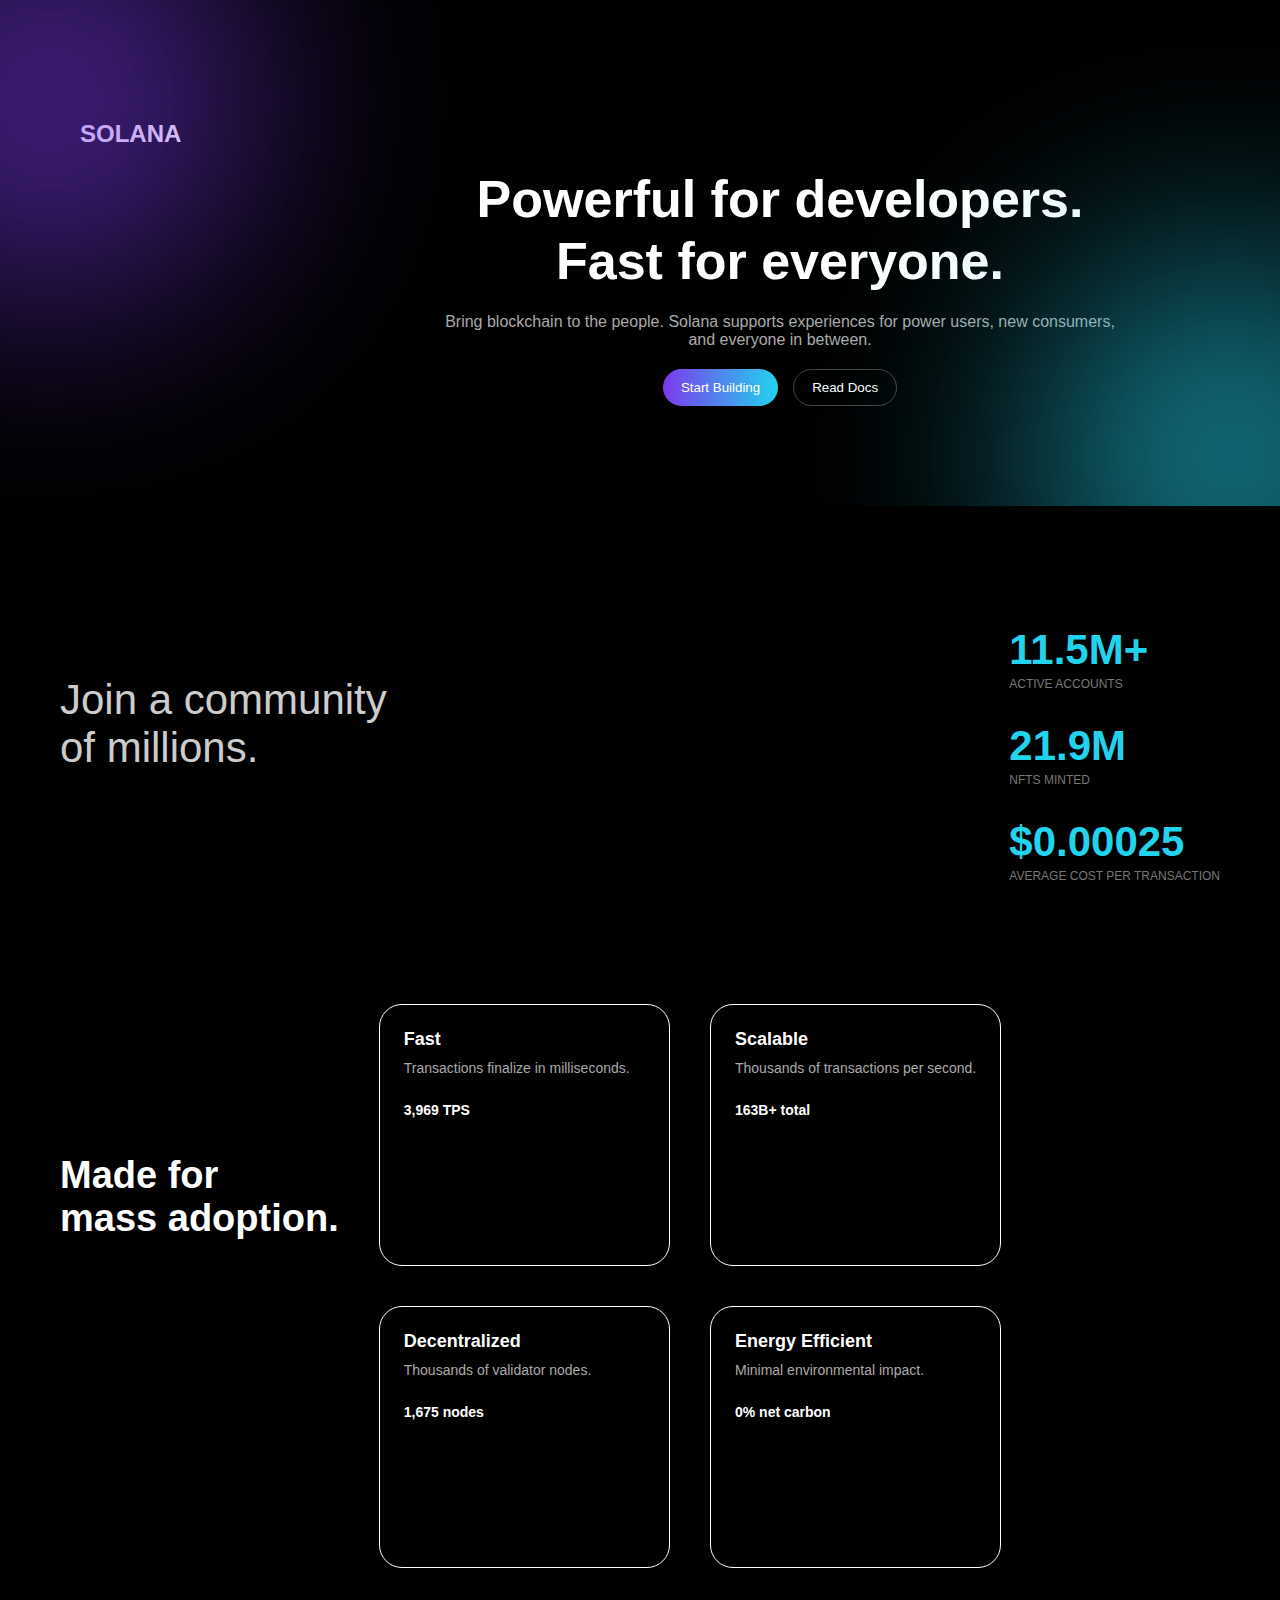
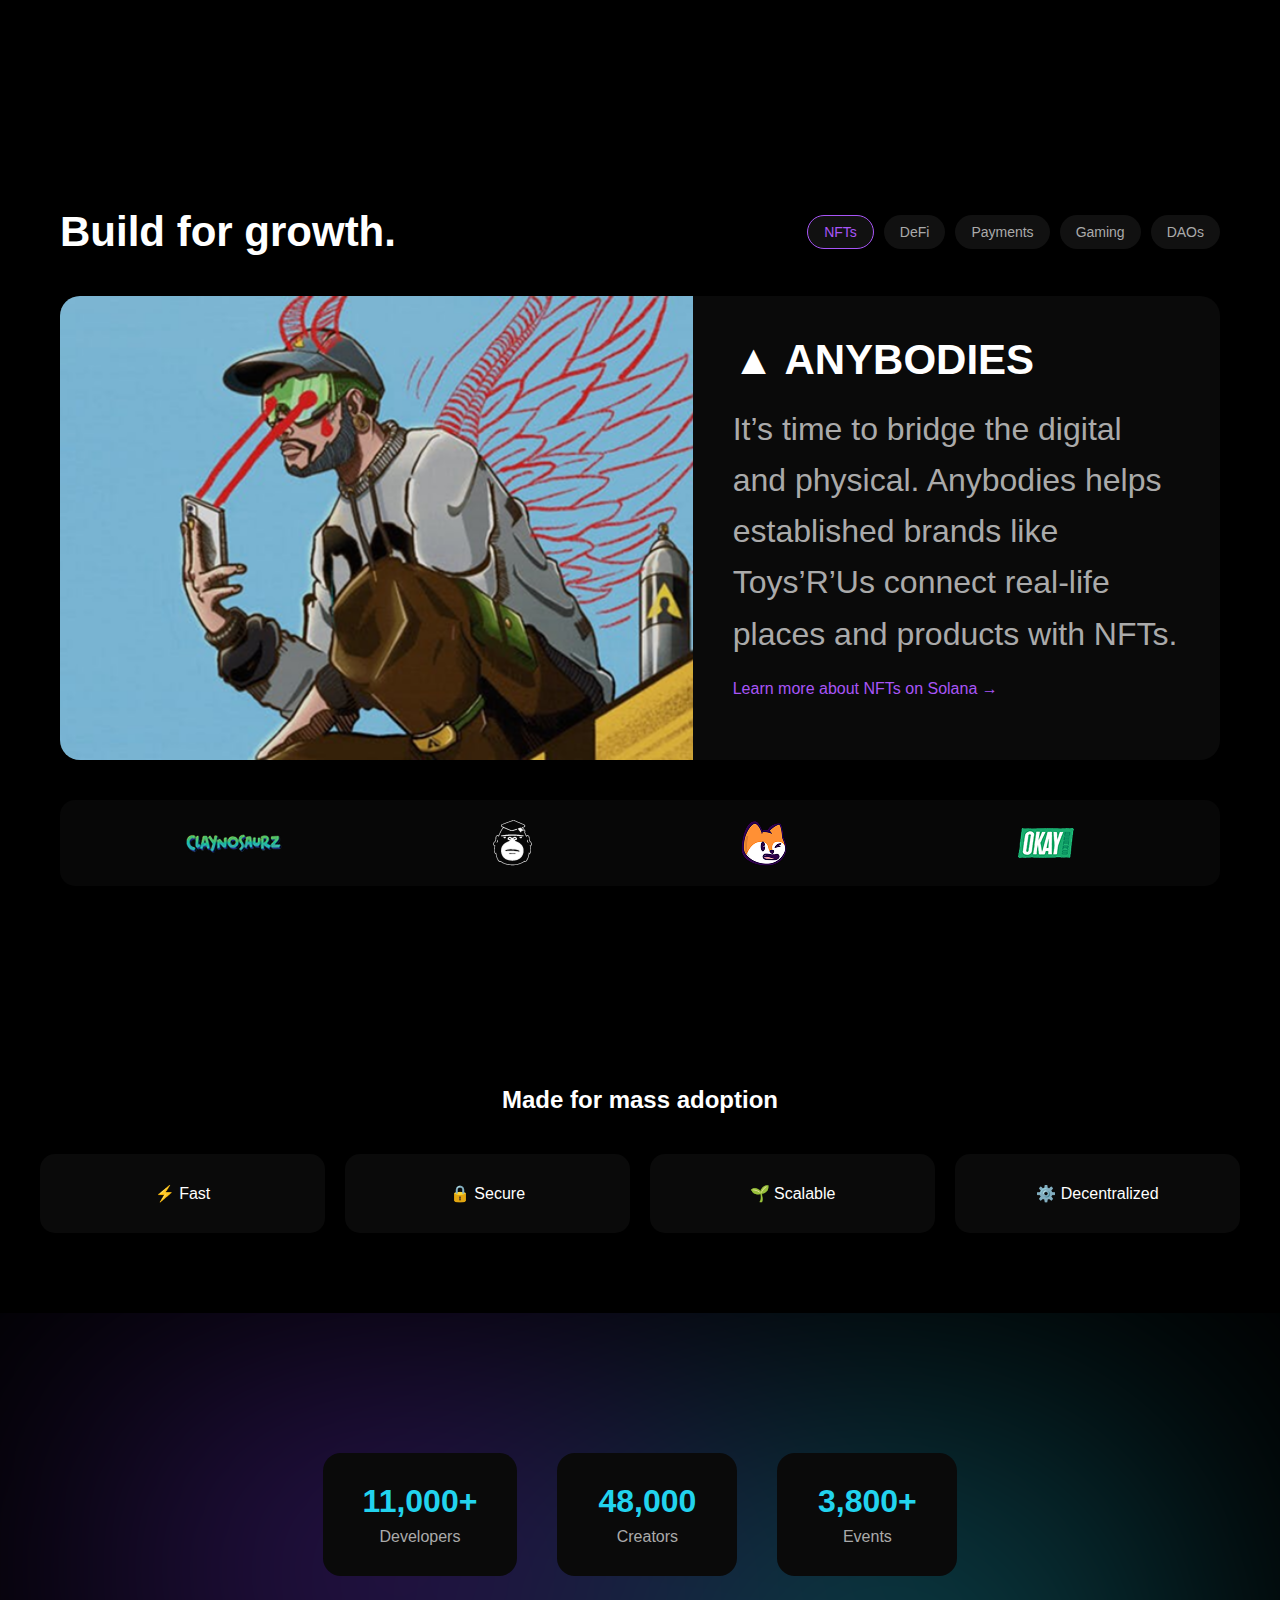
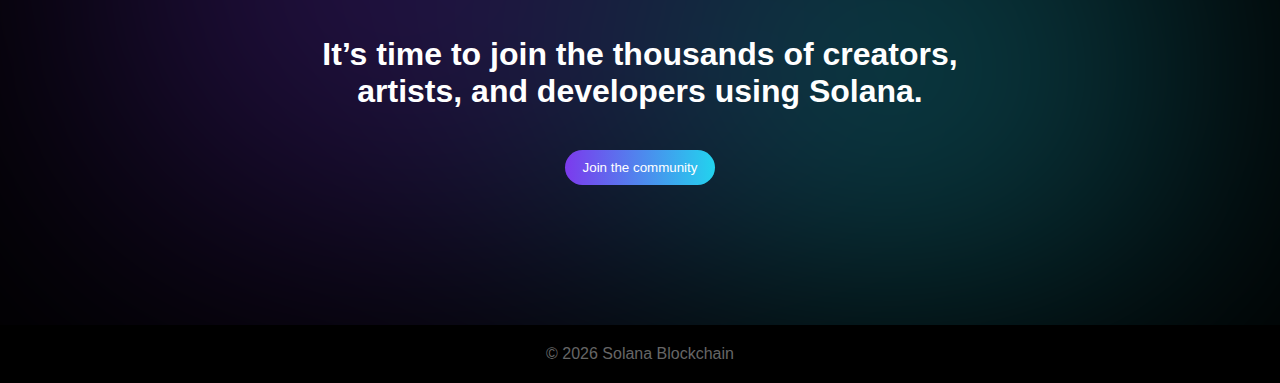
<file: index.html>
<!DOCTYPE html>
<html lang="en">
<head>
  <meta charset="UTF-8" />
  <meta name="viewport" content="width=device-width, initial-scale=1.0"/>
  <title>Solana Landing</title>
  <link rel="stylesheet" href="style.css">
</head>
<body>

<header class="hero">
  <div class="hero-glow left">
    
  </div>
  <div class="hero-glow right"></div>

  <nav class="nav">
    <h2>SOLANA</h2>
    
  </nav>

  <div class="hero-content">
    <h1>Powerful for developers.<br>Fast for everyone.</h1>
    <p>Bring blockchain to the people. Solana supports experiences for power users, new consumers, and everyone in between.</p>
    <div class="hero-buttons">
      <button class="btn primary">Start Building</button>
      <button class="btn outline">Read Docs</button>
    </div>
  </div>
</header>

<section class="adoption">

  <div class="adoption-top">
    <div class="left-text">
      <p>Join a community<br>of millions.</p>
    </div>

    <div class="stats-vertical">
      <div class="stat">
        <h2 class="purple">11.5M+</h2>
        <span>ACTIVE ACCOUNTS</span>
      </div>
      <div class="stat">
        <h2 class="blue">21.9M</h2>
        <span>NFTS MINTED</span>
      </div>
      <div class="stat">
        <h2 class="cyan">$0.00025</h2>
        <span>AVERAGE COST PER TRANSACTION</span>
      </div>
    </div>
  </div>

  <div class="adoption-bottom">
    <h2>Made for<br>mass adoption.</h2>

    <div class="features-grid">
      <div class="feature">
        <h3>Fast</h3>
        <p>Transactions finalize in milliseconds.</p>
        <strong>3,969 TPS</strong>
      </div>

      <div class="feature">
        <h3>Scalable</h3>
        <p>Thousands of transactions per second.</p>
        <strong>163B+ total</strong>
      </div>

      <div class="feature">
        <h3>Decentralized</h3>
        <p>Thousands of validator nodes.</p>
        <strong>1,675 nodes</strong>
      </div>

      <div class="feature">
        <h3>Energy Efficient</h3>
        <p>Minimal environmental impact.</p>
        <strong>0% net carbon</strong>
      </div>
    </div>
  </div>


</section>
<section class="growth">

  <div class="growth-header">
    <h2>Build for growth.</h2>

    <div class="tabs">
      <button class="tab active">NFTs</button>
      <button class="tab">DeFi</button>
      <button class="tab">Payments</button>
      <button class="tab">Gaming</button>
      <button class="tab">DAOs</button>
    </div>
  </div>

  <div class="growth-card">
    <div class="growth-image">
      <img src="./image.png" alt="NFT Art">
    </div>

    <div class="growth-content">
      <h3>
        <span class="logo">▲</span> ANYBODIES
      </h3>
      <p>
        It’s time to bridge the digital and physical.
        Anybodies helps established brands like
        Toys’R’Us connect real-life places and
        products with NFTs.
      </p>
      <a href="#">Learn more about NFTs on Solana →</a>
    </div>
  </div>

  <div class="partners">
    <img src="./assets/icon/image.png" alt="">
    <img src="./assets/icon/image copy.png" alt="">
    <img src="./assets/icon/image copy 2.png" alt="">
    <img src="./assets/icon/image copy 3.png" alt="">
  </div>

</section>


<section class="features">
  <h2>Made for mass adoption</h2>
  <div class="feature-grid">
    <div class="card">⚡ Fast</div>
    <div class="card">🔒 Secure</div>
    <div class="card">🌱 Scalable</div>
    <div class="card">⚙️ Decentralized</div>
  </div>
</section>
<section class="community">

  <div class="community-glow"></div>

  <div class="community-grid">
    <div class="community-card">
      <h3>11,000+</h3>
      <p>Developers</p>
    </div>
    <div class="community-card">
      <h3>48,000</h3>
      <p>Creators</p>
    </div>
    <div class="community-card">
      <h3>3,800+</h3>
      <p>Events</p>
    </div>
  </div>

  <h2>It’s time to join the thousands of creators,<br>
    artists, and developers using Solana.</h2>

  <button class="btn primary">Join the community</button>

</section>


<footer>
  <p>© 2026 Solana Blockchain</p>
</footer>

<script src="app.js"></script>
</body>
</html>
</file>
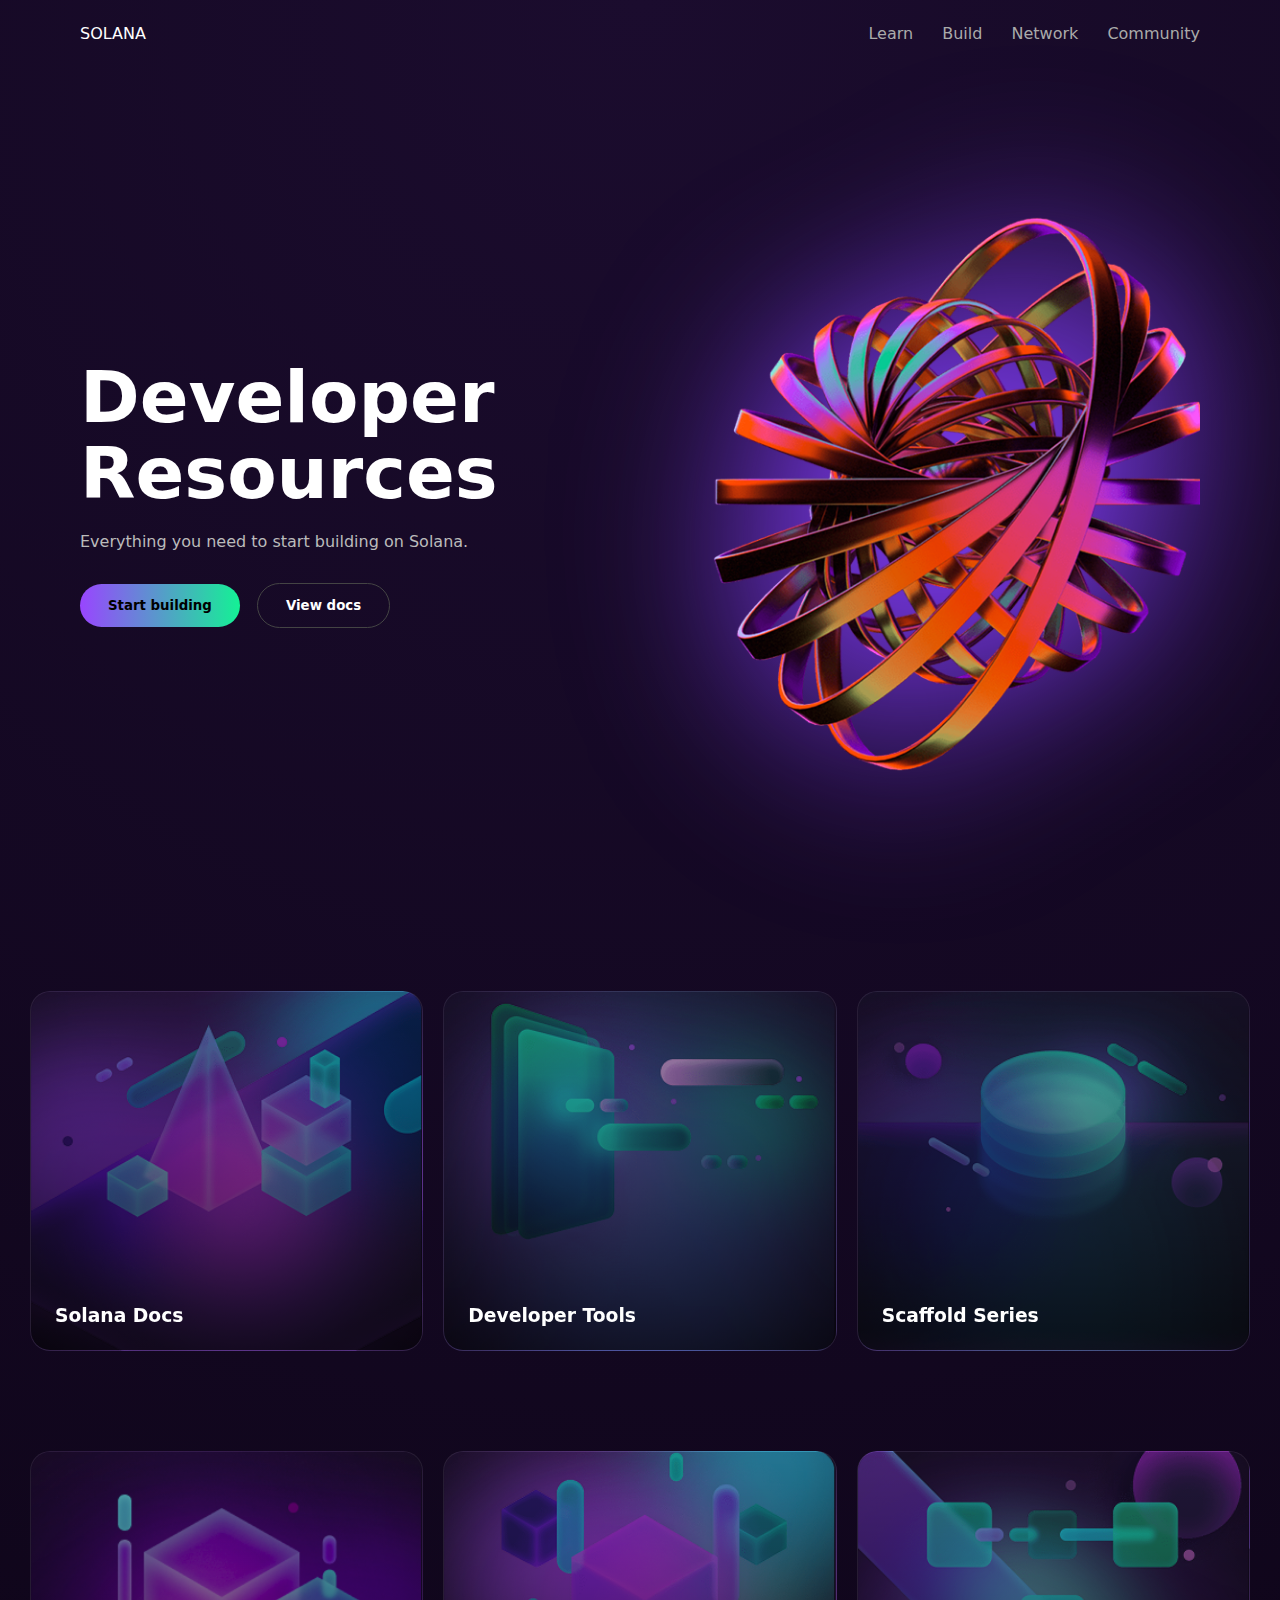
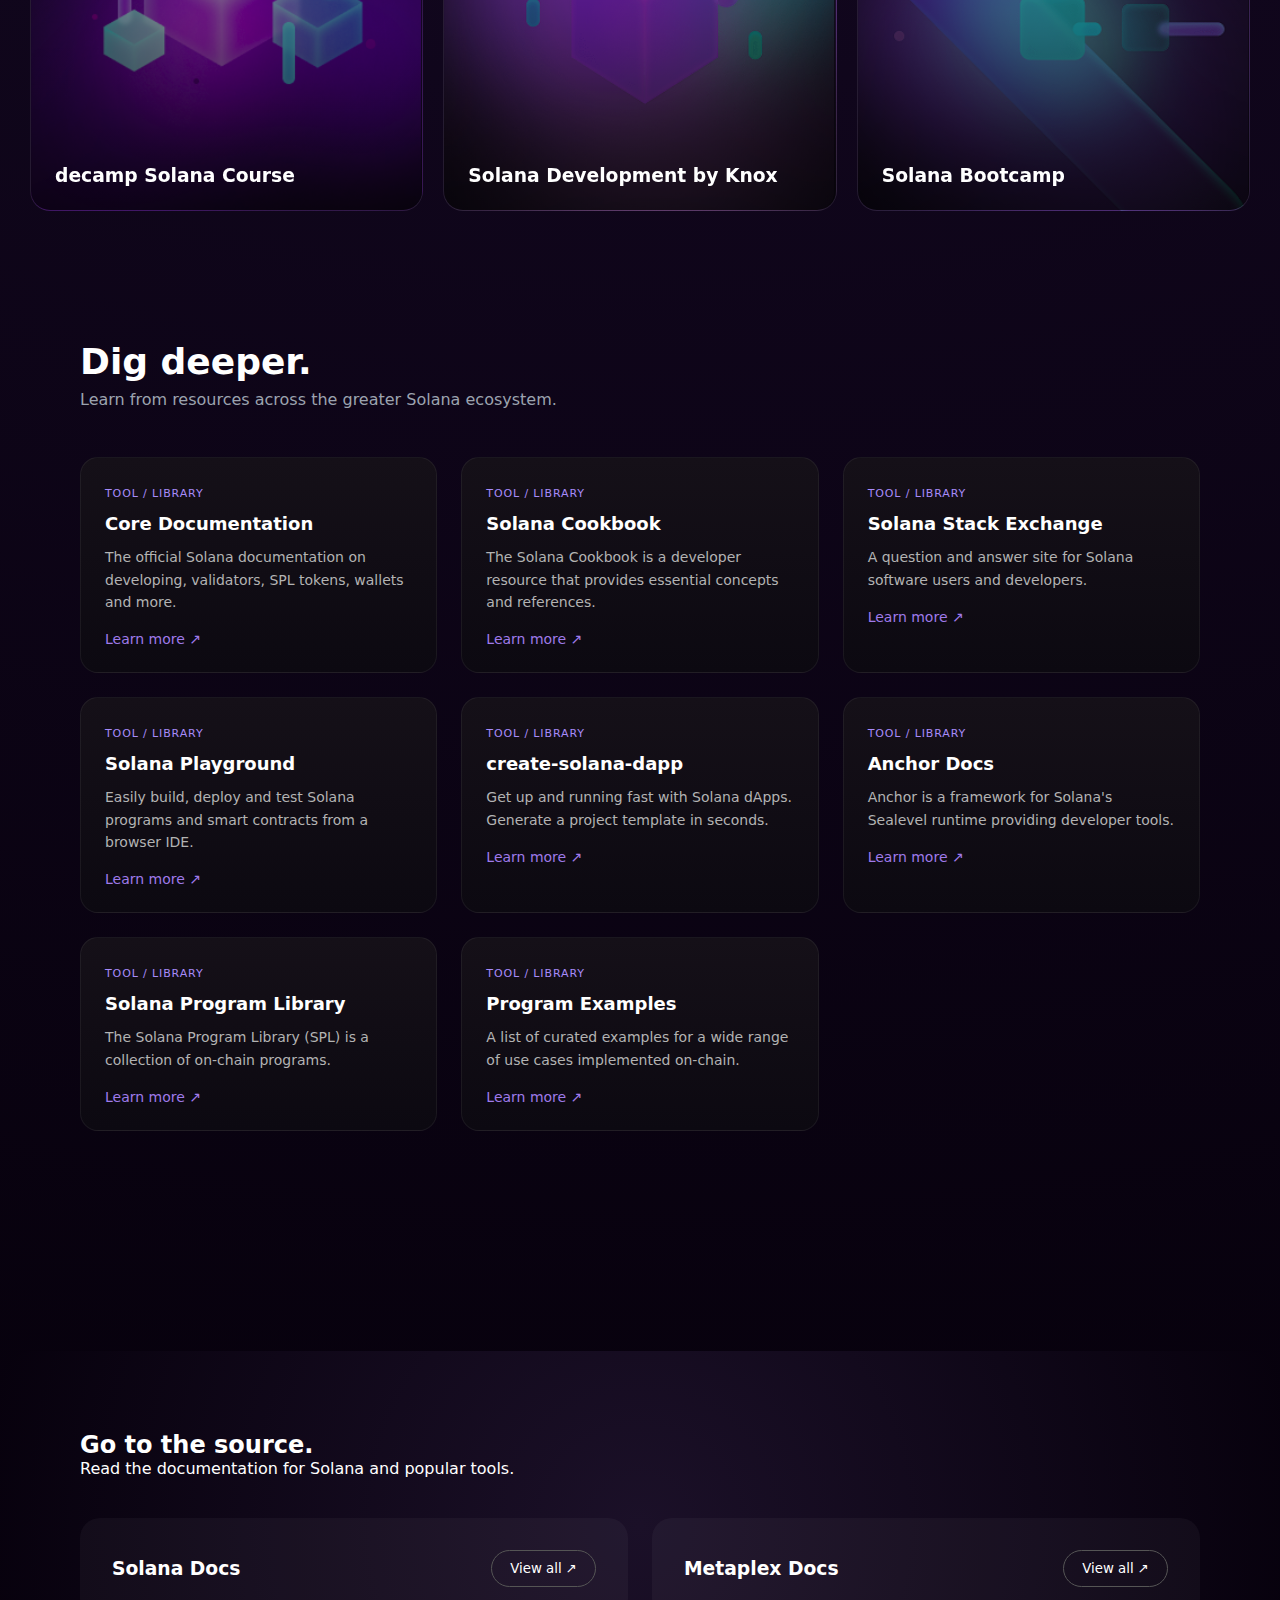
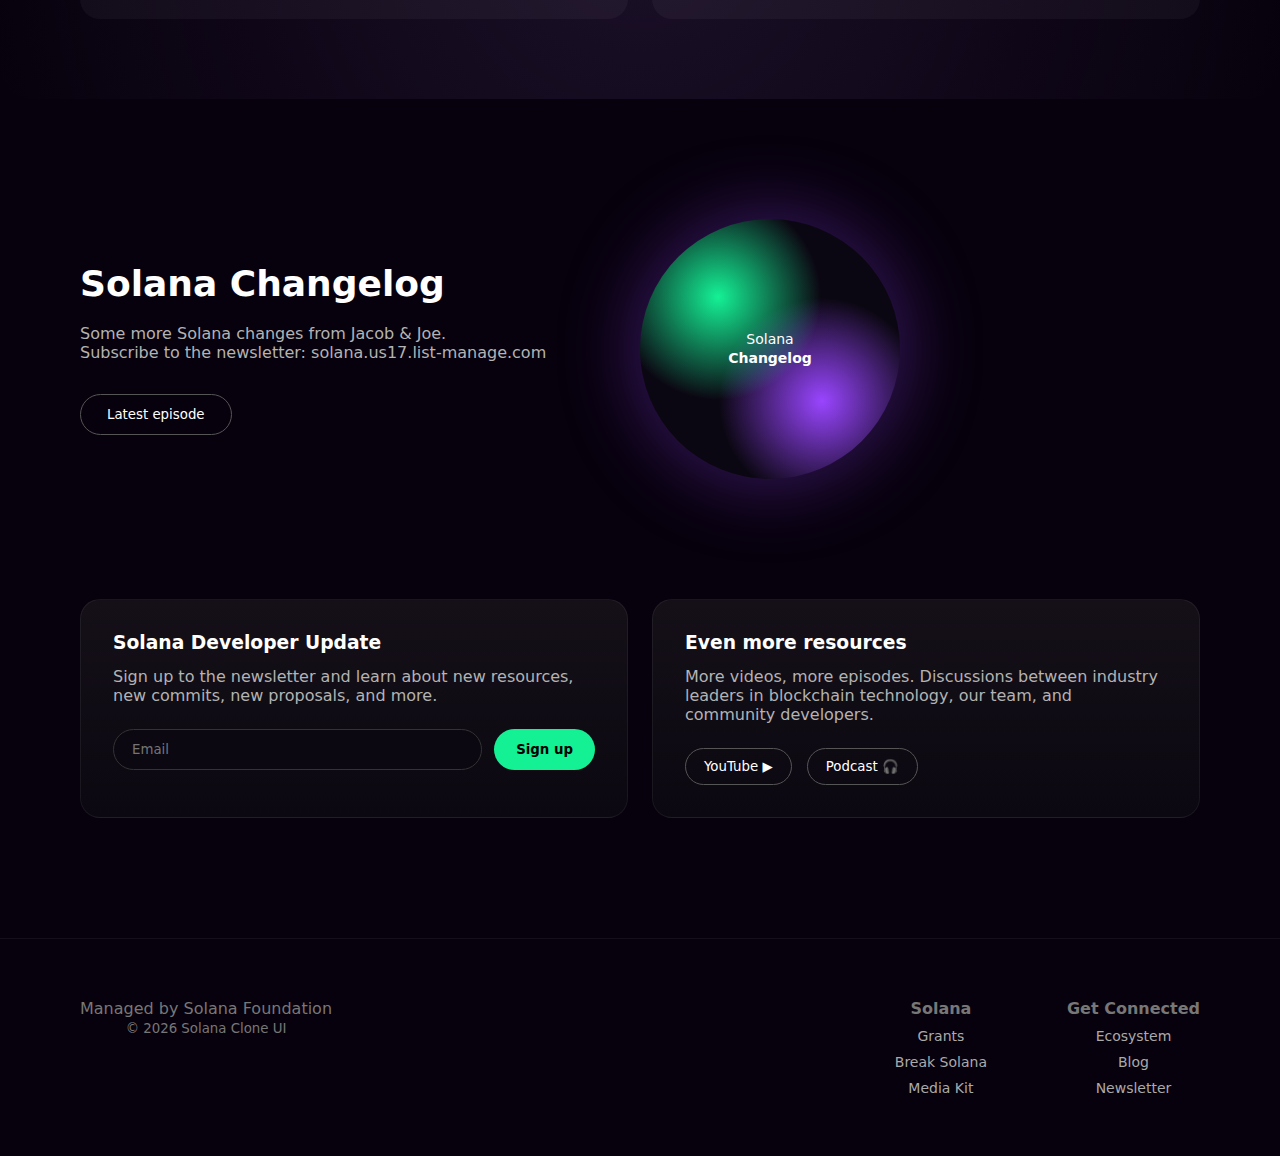
<file: create.html>
<!DOCTYPE html>
<html lang="en">
<head>
  <meta charset="UTF-8" />
  <title>Developer Resources</title>
  <meta name="viewport" content="width=device-width, initial-scale=1.0" />
  <link rel="stylesheet" href="create.css" />
</head>
<body>

<header class="nav">
  <div class="logo">SOLANA</div>
  <nav>
    <a href="./index.html">Learn</a>
    <a href="#">Build</a>
    <a href="#">Network</a>
    <a href="#">Community</a>
  </nav>
</header>

<section class="hero">
  <div class="hero-text">
    <h1>Developer<br>Resources</h1>
    <p>Everything you need to start building on Solana.</p>
    <div class="buttons">
      <button class="btn primary">Start building</button>
      <button class="btn ghost">View docs</button>
    </div>
  </div>

  <div class="hero-image">
    <img src="./assets/img/image copy 6.png" alt="">
  </div>
</section>

<div class="card1">
    <div class="card card-1">
  <h3>Solana Docs</h3>
</div>

<div class="card card-2">
  <h3>Developer Tools</h3>
</div>
<div class="card card-3">
  <h3>Scaffold Series</h3>
</div>
</div>
<div class="card1">
    <div class="card card-4">
  <h3>decamp Solana Course</h3>
</div>

<div class="card card-5">
  <h3>Solana Development by Knox</h3>
</div>
<div class="card card-6">
  <h3>Solana Bootcamp</h3>
</div>
</div>
<section class="dig-deeper">
  <h2>Dig deeper.</h2>
  <p class="subtitle">Learn from resources across the greater Solana ecosystem.</p>

  <div class="deep-grid">
    <div class="deep-card">
      <span class="tag">TOOL / LIBRARY</span>
      <h3>Core Documentation</h3>
      <p>The official Solana documentation on developing, validators, SPL tokens, wallets and more.</p>
      <a href="#">Learn more ↗</a>
    </div>

    <div class="deep-card">
      <span class="tag">TOOL / LIBRARY</span>
      <h3>Solana Cookbook</h3>
      <p>The Solana Cookbook is a developer resource that provides essential concepts and references.</p>
      <a href="#">Learn more ↗</a>
    </div>

    <div class="deep-card">
      <span class="tag">TOOL / LIBRARY</span>
      <h3>Solana Stack Exchange</h3>
      <p>A question and answer site for Solana software users and developers.</p>
      <a href="#">Learn more ↗</a>
    </div>

    <div class="deep-card">
      <span class="tag">TOOL / LIBRARY</span>
      <h3>Solana Playground</h3>
      <p>Easily build, deploy and test Solana programs and smart contracts from a browser IDE.</p>
      <a href="#">Learn more ↗</a>
    </div>

    <div class="deep-card glow">
      <span class="tag">TOOL / LIBRARY</span>
      <h3>create-solana-dapp</h3>
      <p>Get up and running fast with Solana dApps. Generate a project template in seconds.</p>
      <a href="#">Learn more ↗</a>
    </div>

    <div class="deep-card">
      <span class="tag">TOOL / LIBRARY</span>
      <h3>Anchor Docs</h3>
      <p>Anchor is a framework for Solana's Sealevel runtime providing developer tools.</p>
      <a href="#">Learn more ↗</a>
    </div>

    <div class="deep-card">
      <span class="tag">TOOL / LIBRARY</span>
      <h3>Solana Program Library</h3>
      <p>The Solana Program Library (SPL) is a collection of on-chain programs.</p>
      <a href="#">Learn more ↗</a>
    </div>

    <div class="deep-card">
      <span class="tag">TOOL / LIBRARY</span>
      <h3>Program Examples</h3>
      <p>A list of curated examples for a wide range of use cases implemented on-chain.</p>
      <a href="#">Learn more ↗</a>
    </div>
  </div>
</section>

<section class="source">
  <h2>Go to the source.</h2>
  <p>Read the documentation for Solana and popular tools.</p>

  <div class="source-grid">
    <div class="source-card">
      <h3>Solana Docs</h3>
      <button>View all ↗</button>
    </div>

    <div class="source-card">
      <h3>Metaplex Docs</h3>
      <button>View all ↗</button>
    </div>
  </div>
</section>

<section class="changelog">
  <div class="changelog-left">
    <h2>Solana Changelog</h2>
    <p>
      Some more Solana changes from Jacob & Joe.<br>
      Subscribe to the newsletter: solana.us17.list-manage.com
    </p>
    <button class="outline-btn">Latest episode</button>
  </div>

  <div class="changelog-right">
    <div class="changelog-orb">
      <span>Solana<br><strong>Changelog</strong></span>
    </div>
  </div>
</section>

<section class="updates">
  <div class="update-card">
    <h3>Solana Developer Update</h3>
    <p>
      Sign up to the newsletter and learn about new resources,
      new commits, new proposals, and more.
    </p>
    <div class="email-box">
      <input type="email" placeholder="Email">
      <button class="green-btn">Sign up</button>
    </div>
  </div>

  <div class="update-card">
    <h3>Even more resources</h3>
    <p>
      More videos, more episodes. Discussions between industry leaders
      in blockchain technology, our team, and community developers.
    </p>
    <div class="pill-buttons">
      <button>YouTube ▶</button>
      <button>Podcast 🎧</button>
    </div>
  </div>
</section>

<footer class="footer">
  <div class="footer-left">
    <p>Managed by Solana Foundation</p>
    <small>© 2026 Solana Clone UI</small>
  </div>

  <div class="footer-links">
    <div>
      <h4>Solana</h4>
      <a href="#">Grants</a>
      <a href="#">Break Solana</a>
      <a href="#">Media Kit</a>
    </div>

    <div>
      <h4>Get Connected</h4>
      <a href="#">Ecosystem</a>
      <a href="#">Blog</a>
      <a href="#">Newsletter</a>
    </div>
  </div>
</footer>


</body>
</html>
</file>
<file: style.css>
* {
  margin: 0;
  padding: 0;
  box-sizing: border-box;
  font-family: Inter, sans-serif;
}

body {
  background: #000;
  color: #fff;
}

.nav {
  display: flex;
  justify-content: space-between;
  padding: 20px 40px;
}

.btn {
  padding: 10px 18px;
  border-radius: 25px;
  border: none;
  cursor: pointer;
  background: #1e1e1e;
  color: #fff;
}

.btn.primary {
  background: linear-gradient(90deg, #7c3aed, #22d3ee);
}

.btn.outline {
  background: transparent;
  border: 1px solid #444;
}

.hero {
  position: relative;
  padding: 100px 40px;
  overflow: hidden;
}

.hero-content {
  max-width: 700px;
}

.hero h1 {
  font-size: 52px;
  line-height: 1.2;
}

.hero p {
  margin: 20px 0;
  color: #aaa;
}

.hero-buttons {
  display: flex;
  gap: 15px;
}

.hero-glow {
  position: absolute;
  width: 400px;
  height: 400px;
  border-radius: 50%;
  filter: blur(120px);
  opacity: 0.6;
}

.hero-glow.left {
  background: #7c3aed;
  top: -100px;
  left: -150px;
}

.hero-glow.right {
  background: #22d3ee;
  bottom: -150px;
  right: -150px;
}

.stats {
  display: flex;
  justify-content: space-around;
  padding: 60px 20px;
  background: #050505;
}

.stat h2 {
  font-size: 36px;
  color: #22d3ee;
}

.stat.highlight h2 {
  color: #7c3aed;
}

.features {
  padding: 80px 40px;
  text-align: center;
}

.feature-grid {
  display: grid;
  grid-template-columns: repeat(auto-fit, minmax(200px,1fr));
  gap: 20px;
  margin-top: 40px;
}

.card {
  background: #0a0a0a;
  padding: 30px;
  border-radius: 15px;
  transition: 0.3s;
}

.card:hover {
  transform: translateY(-8px);
  box-shadow: 0 0 30px rgba(124,58,237,0.4);
}

.cta {
  position: relative;
  padding: 100px 20px;
  text-align: center;
}

.cta-glow {
  position: absolute;
  inset: 0;
  background: radial-gradient(circle, rgba(124,58,237,0.3), transparent 60%);
}

footer {
  padding: 20px;
  text-align: center;
  color: #666;
}
.adoption {
  position: relative;
  padding: 120px 60px;
  background: #000;
  overflow: hidden;
}

.adoption-top {
  display: flex;
  justify-content: space-between;
  align-items: flex-start;
}

.left-text p {
  font-size: 22px;
  color: #ccc;
}

.stats-vertical {
  display: flex;
  flex-direction: column;
  gap: 30px;
}

.stat h2 {
  font-size: 42px;
}

.stat span {
  font-size: 12px;
  color: #777;
}

.purple { color: #a855f7; }
.blue { color: #38bdf8; }
.cyan { color: #22d3ee; }

.adoption-bottom {
  margin-top: 120px;
}

.adoption-bottom h2 {
  font-size: 38px;
  margin-bottom: 60px;
}

.features-grid {
  display: grid;
  grid-template-columns: repeat(2, 1fr);
  gap: 40px;
}

.feature {
  max-width: 300px;
}

.feature h3 {
  font-size: 18px;
  margin-bottom: 10px;
}

.feature p {
  font-size: 14px;
  color: #aaa;
  margin-bottom: 10px;
}

.feature strong {
  font-size: 14px;
  color: #fff;
}


.glow-line {
  position: absolute;
  width: 500px;
  height: 500px;
  border-radius: 50%;
  filter: blur(140px);
  opacity: 0.5;
}

.glow-line.purple {
  background: #7c3aed;
  left: -200px;
  bottom: 100px;
}

.glow-line.green {
  background: #22d3ee;
  right: -200px;
  top: 300px;
}
.left-text p{
    font-size: 42px;
    margin-top: 50px;
}
.feature {
    border: 1px solid white;
    border-radius: 23px;
    height: 262px;
    padding: 24px;
    font-size: 32px;
}
.adoption-bottom{
  display: flex;
  gap: 40px;
}
.adoption-bottom h2{
  margin-top: 150px;
}
.growth {
  padding: 120px 60px;
  background: #000;
}

.growth-header {
  display: flex;
  justify-content: space-between;
  align-items: center;
  margin-bottom: 40px;
}

.growth-header h2 {
  font-size: 42px;
}

.tabs {
  display: flex;
  gap: 10px;
}

.tab {
  background: #111;
  color: #aaa;
  border: none;
  padding: 8px 16px;
  border-radius: 20px;
  cursor: pointer;
  font-size: 14px;
}

.tab.active {
  color: #a855f7;
  border: 1px solid #a855f7;
}

.growth-card {
  display: grid;
  grid-template-columns: 1.2fr 1fr;
  background: #0a0a0a;
  border-radius: 20px;
  overflow: hidden;
}

.growth-image img {
  width: 100%;
  height: 100%;
  object-fit: cover;
}

.growth-content {
  padding: 40px;
}

.growth-content h3 {
  font-size: 42px;
  margin-bottom: 20px;
}

.growth-content p {
  color: #aaa;
  font-size: 32px;
  line-height: 1.6;
}

.growth-content a {
  display: inline-block;
  margin-top: 20px;
  color: #a855f7;
  text-decoration: none;
}

.partners {
  margin-top: 40px;
  background: #070707;
  border-radius: 15px;
  padding: 20px;
  display: flex;
  justify-content: space-around;
  align-items: center;
}
.community {
  position: relative;
  padding: 140px 40px;
  text-align: center;
  background: #000;
  overflow: hidden;
}

.community-glow {
  position: absolute;
  inset: 0;
  background:
    radial-gradient(circle at 30% 40%, rgba(124,58,237,0.35), transparent 50%),
    radial-gradient(circle at 70% 60%, rgba(34,211,238,0.35), transparent 50%);
  filter: blur(120px);
  z-index: 0;
}

.community-grid {
  position: relative;
  z-index: 1;
  display: flex;
  justify-content: center;
  gap: 40px;
  margin-bottom: 60px;
}

.community-card {
  background: #0a0a0a;
  padding: 30px 40px;
  border-radius: 18px;
  min-width: 180px;
}

.community-card h3 {
  font-size: 32px;
  color: #22d3ee;
}

.community-card p {
  color: #aaa;
  margin-top: 8px;
}

.community h2 {
  position: relative;
  z-index: 1;
  font-size: 32px;
  margin-bottom: 40px;
}

.community .btn {
  position: relative;
  z-index: 1;
}
.hero-content{
  display: flex;
  flex-direction: column;
  align-items: center;
  text-align: center;
  margin-left: 390px;
}
</file>
<file: create.css>
* {
  margin: 0;
  padding: 0;
  box-sizing: border-box;
  font-family: Inter, system-ui, sans-serif;
}

body {
  background: radial-gradient(circle at top, #1b0c2e, #07010d 70%);
  color: #fff;
}

.nav {
  display: flex;
  justify-content: space-between;
  padding: 24px 80px;
  align-items: center;
}

.nav a {
  margin-left: 24px;
  text-decoration: none;
  color: #aaa;
}

.hero {
  display: grid;
  grid-template-columns: 1fr 1fr;
  padding: 100px 80px;
  align-items: center;
}

.hero h1 {
  font-size: 72px;
  line-height: 1.05;
}

.hero p {
  margin-top: 20px;
  color: #bbb;
  max-width: 420px;
}

.buttons {
  margin-top: 32px;
}

.btn {
  padding: 14px 28px;
  border-radius: 999px;
  border: none;
  font-weight: 600;
  margin-right: 12px;
  cursor: pointer;
}

.primary {
  background: linear-gradient(90deg,#9945FF,#14F195);
  color: black;
}

.ghost {
  background: transparent;
  border: 1px solid #444;
  color: white;
}

.hero-image img {
  width: 100%;
  filter: drop-shadow(0 0 80px #7c3aed);
}

.cards {
  padding: 80px;
  display: grid;
  grid-template-columns: repeat(3, 1fr);
  gap: 24px;
}

.card {
  background: rgba(255,255,255,0.03);
  border: 1px solid rgba(255,255,255,0.06);
  border-radius: 20px;
  padding: 24px;
  backdrop-filter: blur(14px);
  transition: transform .3s, box-shadow .3s;
}

.card:hover {
  transform: translateY(-6px);
  box-shadow: 0 0 40px rgba(153,69,255,.3);
}

.card img {
  width: 100%;
  margin-bottom: 20px;
}

.footer {
  padding: 40px;
  text-align: center;
  color: #777;
}
.dig-deeper {
  padding: 100px 80px;
}

.dig-deeper h2 {
  font-size: 36px;
  margin-bottom: 8px;
}

.subtitle {
  color: #9ca3af;
  margin-bottom: 48px;
}

.deep-grid {
  display: grid;
  grid-template-columns: repeat(3, 1fr);
  gap: 24px;
}

.deep-card {
  background: linear-gradient(180deg, #151018, #0c0911);
  border: 1px solid rgba(255,255,255,.06);
  border-radius: 18px;
  padding: 24px;
  transition: .3s;
}

.deep-card:hover {
  transform: translateY(-6px);
  border-color: rgba(153,69,255,.5);
}

.deep-card h3 {
  margin: 12px 0;
  font-size: 18px;
}

.deep-card p {
  font-size: 14px;
  color: #b3b3b3;
  line-height: 1.6;
}

.deep-card a {
  display: inline-block;
  margin-top: 18px;
  color: #9f7aea;
  text-decoration: none;
  font-size: 14px;
}

.tag {
  font-size: 11px;
  color: #a78bfa;
  letter-spacing: .08em;
}

.glow {
  position: relative;
}

.glow::after {
  content: "";
  position: absolute;
  inset: 0;
  border-radius: 18px;
  background: radial-gradient(circle at bottom, rgba(168,85,247,.35), transparent 60%);
  z-index: -1;
}

.source {
  margin-top: 120px;
  padding: 80px;
  background: radial-gradient(circle at center, #1b1028, #07010d);
  border-radius: 32px;
}

.source-grid {
  display: grid;
  grid-template-columns: 1fr 1fr;
  gap: 24px;
  margin-top: 40px;
}

.source-card {
  background: rgba(255,255,255,.04);
  border-radius: 20px;
  padding: 32px;
  display: flex;
  justify-content: space-between;
  align-items: center;
}

.source-card button {
  background: transparent;
  border: 1px solid #555;
  color: white;
  padding: 10px 18px;
  border-radius: 999px;
}
.changelog {
  padding: 120px 80px;
  display: grid;
  grid-template-columns: 1fr 1fr;
  align-items: center;
}

.changelog h2 {
  font-size: 36px;
}

.changelog p {
  color: #b3b3b3;
  margin: 20px 0 32px;
}

.outline-btn {
  background: transparent;
  border: 1px solid #555;
  padding: 12px 26px;
  color: white;
  border-radius: 999px;
}

.changelog-orb {
  width: 260px;
  height: 260px;
  border-radius: 50%;
  background:
    radial-gradient(circle at 30% 30%, #14f195, transparent 40%),
    radial-gradient(circle at 70% 70%, #9945ff, transparent 40%),
    #0b0712;
  display: flex;
  align-items: center;
  justify-content: center;
  text-align: center;
  box-shadow: 0 0 80px rgba(153,69,255,.4);
}

.changelog-orb span {
  font-size: 14px;
  line-height: 1.4;
}

.updates {
  padding: 0 80px 120px;
  display: grid;
  grid-template-columns: 1fr 1fr;
  gap: 24px;
}

.update-card {
  background: linear-gradient(180deg, #151018, #0b0811);
  border: 1px solid rgba(255,255,255,.06);
  border-radius: 20px;
  padding: 32px;
}

.update-card p {
  color: #b3b3b3;
  margin: 14px 0 24px;
}

.email-box {
  display: flex;
  gap: 12px;
}

.email-box input {
  flex: 1;
  background: #0b0811;
  border: 1px solid #333;
  border-radius: 999px;
  padding: 12px 18px;
  color: white;
}

.green-btn {
  background: #14f195;
  color: black;
  border: none;
  padding: 12px 22px;
  border-radius: 999px;
  font-weight: 600;
}

.pill-buttons button {
  background: transparent;
  border: 1px solid #555;
  color: white;
  padding: 10px 18px;
  border-radius: 999px;
  margin-right: 10px;
}

.footer {
  padding: 60px 80px;
  border-top: 1px solid rgba(255,255,255,.06);
  display: flex;
  justify-content: space-between;
}

.footer-links {
  display: flex;
  gap: 80px;
}

.footer a {
  display: block;
  color: #aaa;
  text-decoration: none;
  margin-top: 10px;
  font-size: 14px;
}
.card {
  position: relative;
  height: 360px;
  width: 400px;
  border-radius: 20px;
  padding: 24px;
  display: flex;
  align-items: flex-end;
  background-size: cover;
  background-position: center;
  overflow: hidden;
  margin-top: 40px;
}

.card::before {
  content: "";
  position: absolute;
  inset: 0;
  background: linear-gradient(
    to top,
    rgba(0,0,0,.75),
    rgba(0,0,0,.2)
  );
}

.card h3 {
  position: relative;
  z-index: 2;
}

/* har bir karta uchun rasm */
.card-1 {
  background-image: url("./assets/img/image.png");
  background-size: 100%;
}

.card-2 {
  background-image: url("./assets/img/image\ copy.png");
}
.card1{
    display: flex;
    gap: 20px;
    padding: 30px;
}
.card-3 {
  background-image: url("./assets/img/image\ copy\ 2.png");
  background-size: 100%;
}
.card-4 {
  background-image: url("./assets/img/image\ copy\ 3.png");
  background-size: 100%;
}
.card-5 {
  background-image: url("./assets/img/image\ copy\ 4.png");
  background-size: 100%;
}
.card-6  {
  background-image: url("./assets/img/image\ copy\ 5.png");
  background-size: 100%;
}
</file>
